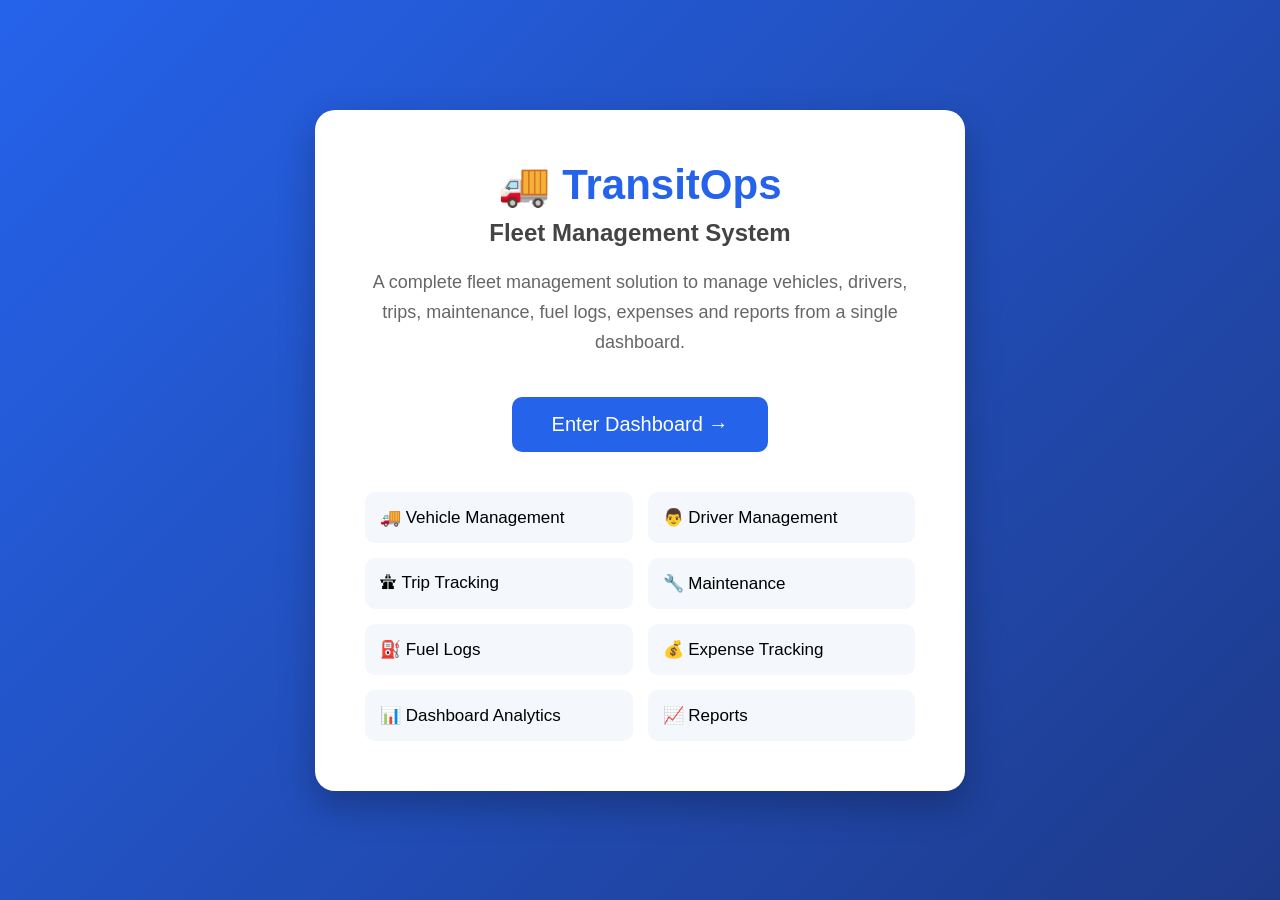
<file: frontend/index.html>
<!DOCTYPE html>
<html lang="en">

<head>

    <meta charset="UTF-8">

    <meta name="viewport" content="width=device-width, initial-scale=1.0">

    <title>TransitOps Fleet Management</title>

    <link rel="stylesheet" href="css/style.css">

    <style>

        body{
            margin:0;
            display:flex;
            justify-content:center;
            align-items:center;
            height:100vh;
            background:linear-gradient(135deg,#2563eb,#1e3a8a);
            font-family:Arial,Helvetica,sans-serif;
        }

        .container{

            width:650px;

            background:white;

            border-radius:20px;

            padding:50px;

            text-align:center;

            box-shadow:0 15px 35px rgba(0,0,0,.25);

        }

        h1{

            color:#2563eb;

            font-size:42px;

            margin-bottom:10px;

        }

        h2{

            color:#444;

            margin-bottom:20px;

        }

        p{

            color:#666;

            font-size:18px;

            line-height:30px;

            margin-bottom:40px;

        }

        .btn{

            display:inline-block;

            text-decoration:none;

            background:#2563eb;

            color:white;

            padding:16px 40px;

            font-size:20px;

            border-radius:10px;

            transition:.3s;

        }

        .btn:hover{

            background:#1d4ed8;

            transform:scale(1.05);

        }

        .features{

            margin-top:40px;

            display:grid;

            grid-template-columns:repeat(2,1fr);

            gap:15px;

            text-align:left;

        }

        .feature{

            background:#f4f7fb;

            padding:15px;

            border-radius:10px;

            font-size:17px;

        }

    </style>

</head>

<body>

<div class="container">

    <h1>🚚 TransitOps</h1>

    <h2>Fleet Management System</h2>

    <p>

        A complete fleet management solution to manage
        vehicles, drivers, trips, maintenance,
        fuel logs, expenses and reports from a
        single dashboard.

    </p>

    <a href="dashboard.html" class="btn">

        Enter Dashboard →

    </a>

    <div class="features">

        <div class="feature">🚚 Vehicle Management</div>

        <div class="feature">👨 Driver Management</div>

        <div class="feature">🛣 Trip Tracking</div>

        <div class="feature">🔧 Maintenance</div>

        <div class="feature">⛽ Fuel Logs</div>

        <div class="feature">💰 Expense Tracking</div>

        <div class="feature">📊 Dashboard Analytics</div>

        <div class="feature">📈 Reports</div>

    </div>

</div>

</body>

</html>
</file>
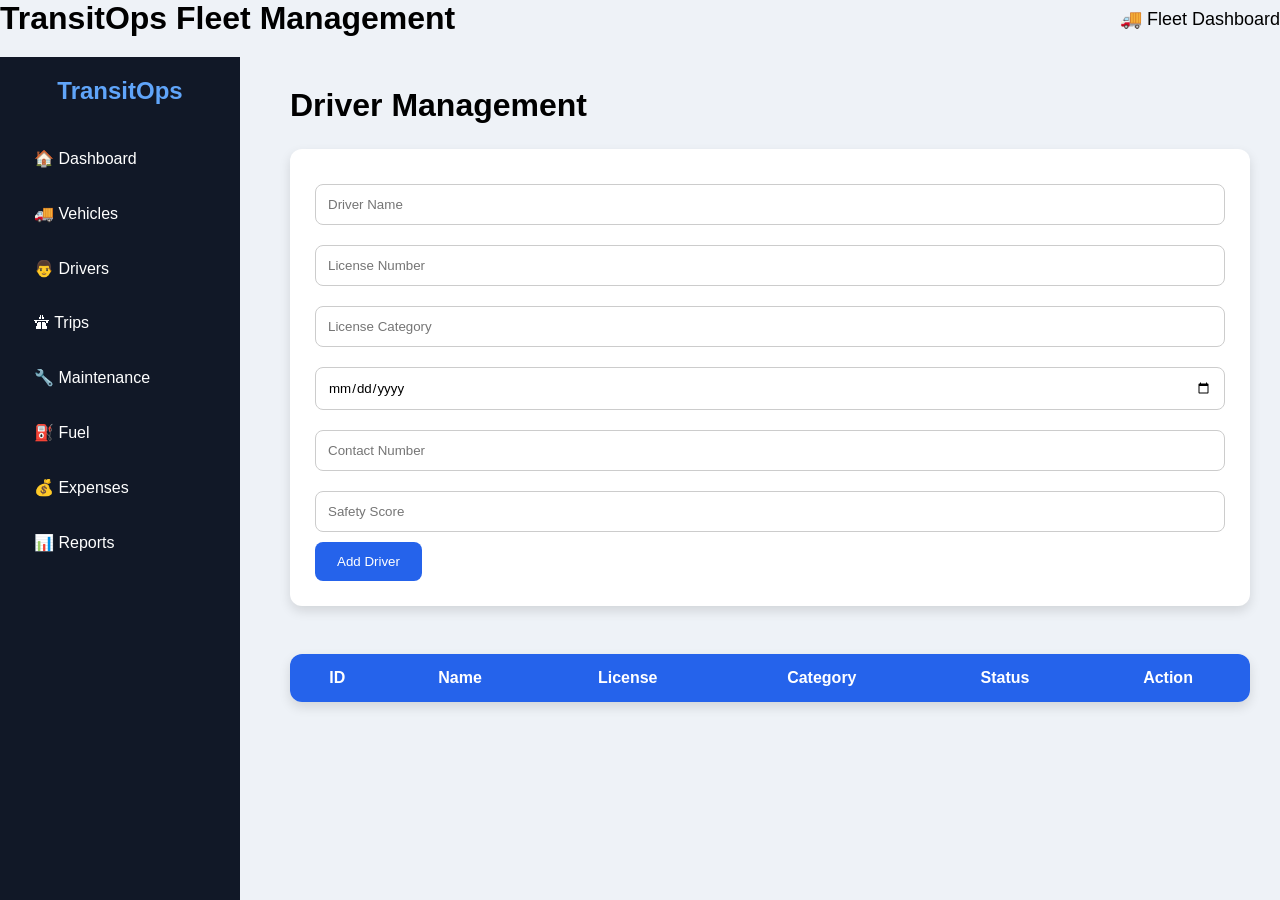
<file: frontend/drivers.html>
<!DOCTYPE html>
<html lang="en">

<head>

    <meta charset="UTF-8">

    <meta name="viewport"
          content="width=device-width, initial-scale=1.0">

    <title>Drivers</title>

    <link rel="stylesheet" href="css/style.css">

    <script src="js/api.js"></script>
    <script src="js/driver.js" defer></script>

</head>

<body>
    <div style="display:flex;justify-content:space-between;align-items:center;margin-bottom:20px;">

<h1>TransitOps Fleet Management</h1>

<span style="font-size:18px;">
🚚 Fleet Dashboard
</span>

</div>

<div class="sidebar">

    <h2>TransitOps</h2>

    <a href="dashboard.html">🏠 Dashboard</a>
    <a href="vehicles.html">🚚 Vehicles</a>
    <a href="drivers.html">👨 Drivers</a>
    <a href="trips.html">🛣 Trips</a>
    <a href="maintenance.html">🔧 Maintenance</a>
    <a href="fuel.html">⛽ Fuel</a>
    <a href="expenses.html">💰 Expenses</a>
    <a href="reports.html">📊 Reports</a>

</div>

<div class="main">

<h1>Driver Management</h1>

<form id="driverForm">

<input
type="text"
id="name"
placeholder="Driver Name"
required>

<input
type="text"
id="license_number"
placeholder="License Number"
required>

<input
type="text"
id="license_category"
placeholder="License Category"
required>

<input
type="date"
id="license_expiry_date"
required>

<input
type="text"
id="contact_number"
placeholder="Contact Number"
required>

<input
type="number"
id="safety_score"
placeholder="Safety Score"
required>

<button type="submit">

Add Driver

</button>

</form>

<br>

<table>

<thead>

<tr>

<th>ID</th>
<th>Name</th>
<th>License</th>
<th>Category</th>
<th>Status</th>
<th>Action</th>

</tr>

</thead>

<tbody id="driverTable">

</tbody>

</table>

</div>

</body>

</html>
</file>
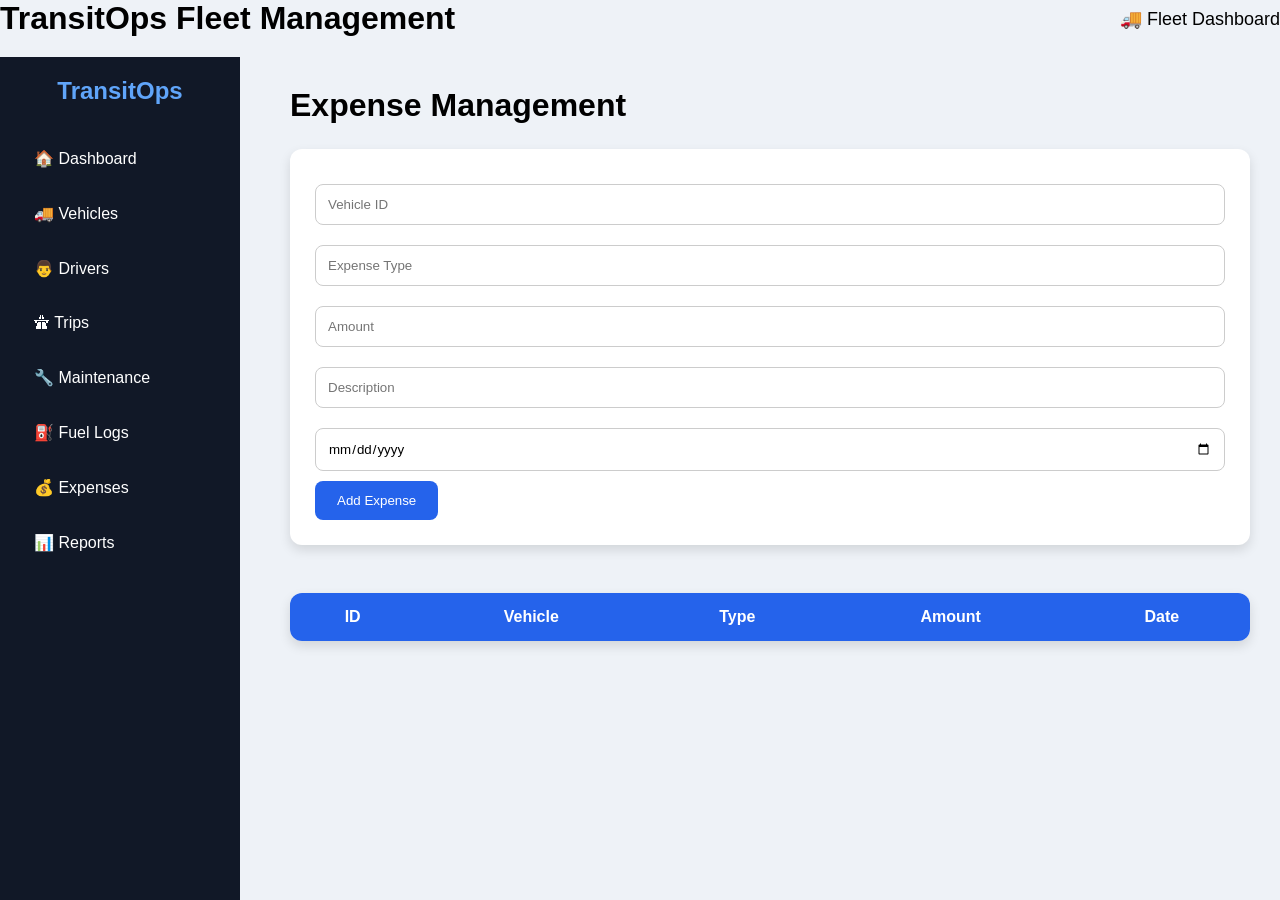
<file: frontend/expenses.html>
<!DOCTYPE html>
<html lang="en">

<head>

<meta charset="UTF-8">

<meta name="viewport" content="width=device-width, initial-scale=1.0">

<title>Expenses</title>

<link rel="stylesheet" href="css/style.css">

<script src="js/api.js"></script>
<script src="js/expense.js" defer></script>

</head>

<body>
<div style="display:flex;justify-content:space-between;align-items:center;margin-bottom:20px;">

<h1>TransitOps Fleet Management</h1>

<span style="font-size:18px;">
🚚 Fleet Dashboard
</span>

</div>
<div class="sidebar">

<h2>TransitOps</h2>

<a href="dashboard.html">🏠 Dashboard</a>
<a href="vehicles.html">🚚 Vehicles</a>
<a href="drivers.html">👨 Drivers</a>
<a href="trips.html">🛣 Trips</a>
<a href="maintenance.html">🔧 Maintenance</a>
<a href="fuel.html">⛽ Fuel Logs</a>
<a href="expenses.html">💰 Expenses</a>
<a href="reports.html">📊 Reports</a>

</div>

<div class="main">

<h1>Expense Management</h1>

<form id="expenseForm">

<input
type="number"
id="vehicle_id"
placeholder="Vehicle ID"
required>

<input
type="text"
id="expense_type"
placeholder="Expense Type"
required>

<input
type="number"
id="amount"
placeholder="Amount"
required>

<input
type="text"
id="description"
placeholder="Description">

<input
type="date"
id="expense_date"
required>

<button type="submit">

Add Expense

</button>

</form>

<br>

<table>

<thead>

<tr>

<th>ID</th>
<th>Vehicle</th>
<th>Type</th>
<th>Amount</th>
<th>Date</th>

</tr>

</thead>

<tbody id="expenseTable">

</tbody>

</table>

</div>

</body>

</html>
</file>
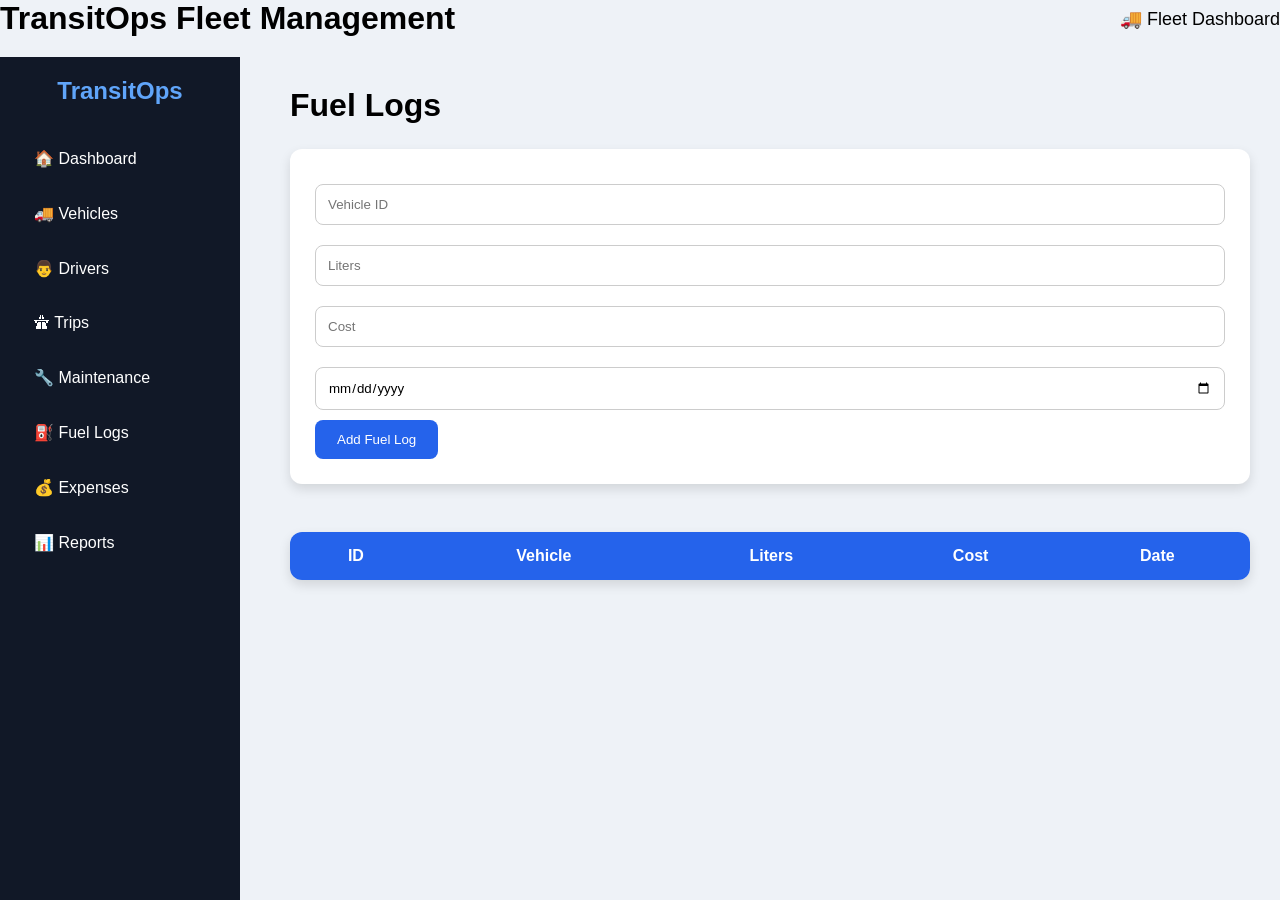
<file: frontend/fuel.html>
<!DOCTYPE html>
<html lang="en">

<head>

<meta charset="UTF-8">

<meta name="viewport" content="width=device-width, initial-scale=1.0">

<title>Fuel Logs</title>

<link rel="stylesheet" href="css/style.css">

<script src="js/api.js"></script>
<script src="js/fuel.js" defer></script>

</head>

<body>
<div style="display:flex;justify-content:space-between;align-items:center;margin-bottom:20px;">

<h1>TransitOps Fleet Management</h1>

<span style="font-size:18px;">
🚚 Fleet Dashboard
</span>

</div>
<div class="sidebar">

<h2>TransitOps</h2>

<a href="dashboard.html">🏠 Dashboard</a>
<a href="vehicles.html">🚚 Vehicles</a>
<a href="drivers.html">👨 Drivers</a>
<a href="trips.html">🛣 Trips</a>
<a href="maintenance.html">🔧 Maintenance</a>
<a href="fuel.html">⛽ Fuel Logs</a>
<a href="expenses.html">💰 Expenses</a>
<a href="reports.html">📊 Reports</a>

</div>

<div class="main">

<h1>Fuel Logs</h1>

<form id="fuelForm">

<input
type="number"
id="vehicle_id"
placeholder="Vehicle ID"
required>

<input
type="number"
id="liters"
placeholder="Liters"
required>

<input
type="number"
id="cost"
placeholder="Cost"
required>

<input
type="date"
id="fuel_date"
required>

<button type="submit">

Add Fuel Log

</button>

</form>

<br>

<table>

<thead>

<tr>

<th>ID</th>
<th>Vehicle</th>
<th>Liters</th>
<th>Cost</th>
<th>Date</th>

</tr>

</thead>

<tbody id="fuelTable">

</tbody>

</table>

</div>

</body>

</html>
</file>
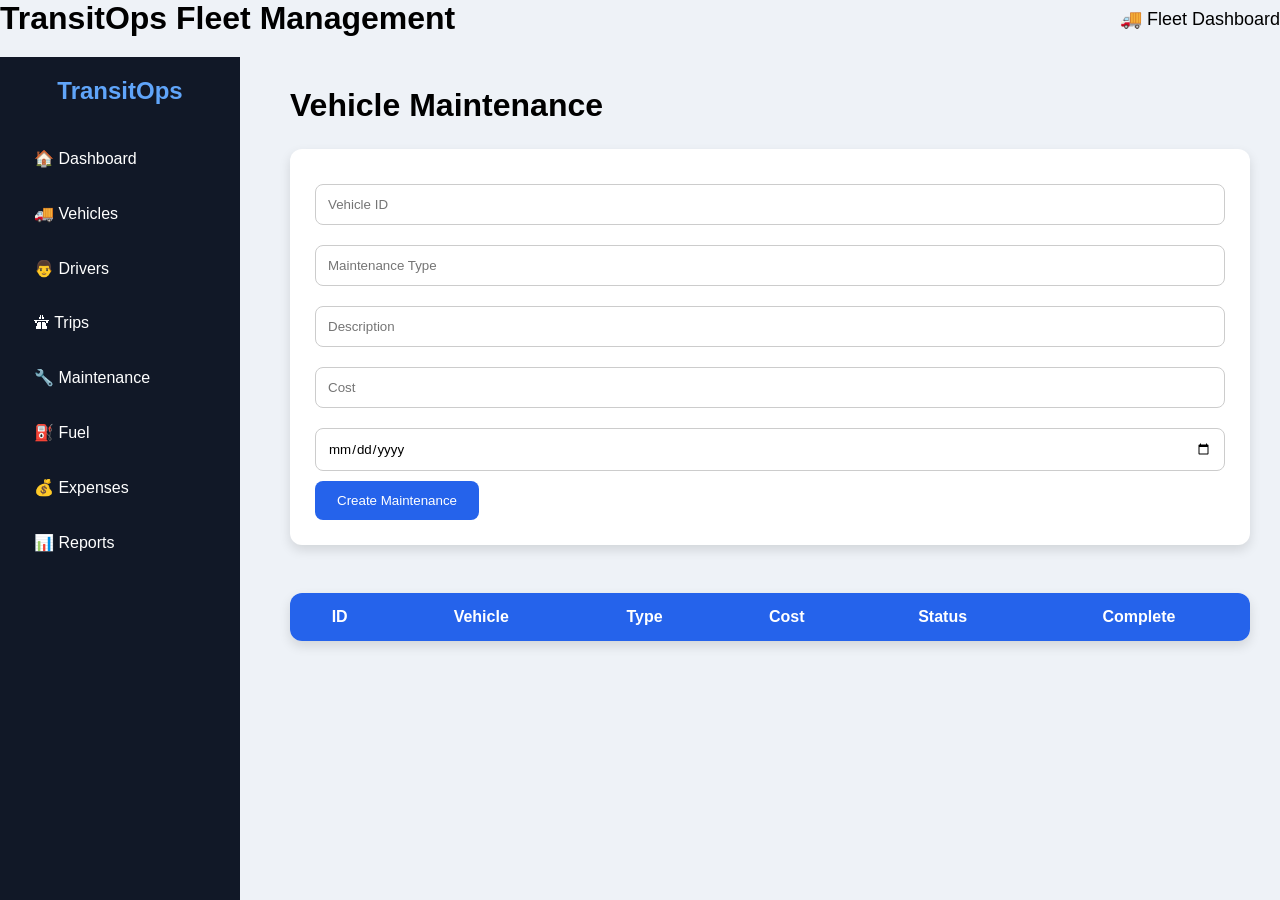
<file: frontend/maintenance.html>
<!DOCTYPE html>
<html lang="en">

<head>

    <meta charset="UTF-8">

    <meta name="viewport" content="width=device-width, initial-scale=1.0">

    <title>Maintenance</title>

    <link rel="stylesheet" href="css/style.css">

    <script src="js/api.js"></script>
    <script src="js/maintenance.js" defer></script>

</head>

<body>
<div style="display:flex;justify-content:space-between;align-items:center;margin-bottom:20px;">

<h1>TransitOps Fleet Management</h1>

<span style="font-size:18px;">
🚚 Fleet Dashboard
</span>

</div>
<div class="sidebar">

    <h2>TransitOps</h2>

    <a href="dashboard.html">🏠 Dashboard</a>
    <a href="vehicles.html">🚚 Vehicles</a>
    <a href="drivers.html">👨 Drivers</a>
    <a href="trips.html">🛣 Trips</a>
    <a href="maintenance.html">🔧 Maintenance</a>
    <a href="fuel.html">⛽ Fuel</a>
    <a href="expenses.html">💰 Expenses</a>
    <a href="reports.html">📊 Reports</a>

</div>

<div class="main">

<h1>Vehicle Maintenance</h1>

<form id="maintenanceForm">

<input
type="number"
id="vehicle_id"
placeholder="Vehicle ID"
required>

<input
type="text"
id="maintenance_type"
placeholder="Maintenance Type"
required>

<input
type="text"
id="description"
placeholder="Description">

<input
type="number"
id="cost"
placeholder="Cost"
required>

<input
type="date"
id="maintenance_date"
required>

<button type="submit">

Create Maintenance

</button>

</form>

<br>

<table>

<thead>

<tr>

<th>ID</th>
<th>Vehicle</th>
<th>Type</th>
<th>Cost</th>
<th>Status</th>
<th>Complete</th>

</tr>

</thead>

<tbody id="maintenanceTable">

</tbody>

</table>

</div>

</body>

</html>
</file>
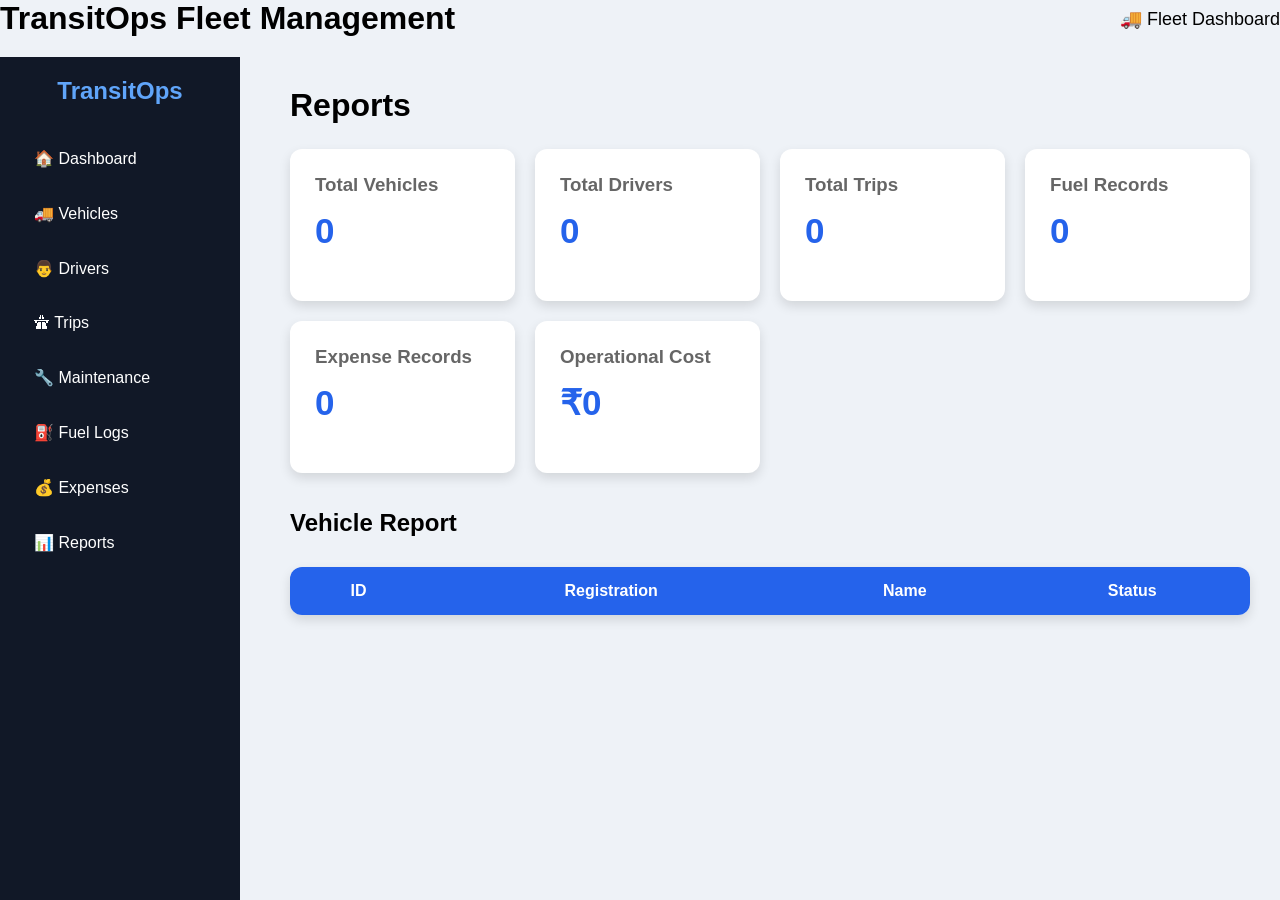
<file: frontend/reports.html>
<!DOCTYPE html>
<html lang="en">

<head>

<meta charset="UTF-8">

<meta name="viewport" content="width=device-width, initial-scale=1.0">

<title>Reports</title>

<link rel="stylesheet" href="css/style.css">

<script src="js/api.js"></script>
<script src="js/report.js" defer></script>

</head>

<body>
<div style="display:flex;justify-content:space-between;align-items:center;margin-bottom:20px;">

<h1>TransitOps Fleet Management</h1>

<span style="font-size:18px;">
🚚 Fleet Dashboard
</span>

</div>
<div class="sidebar">

<h2>TransitOps</h2>

<a href="dashboard.html">🏠 Dashboard</a>
<a href="vehicles.html">🚚 Vehicles</a>
<a href="drivers.html">👨 Drivers</a>
<a href="trips.html">🛣 Trips</a>
<a href="maintenance.html">🔧 Maintenance</a>
<a href="fuel.html">⛽ Fuel Logs</a>
<a href="expenses.html">💰 Expenses</a>
<a href="reports.html">📊 Reports</a>

</div>

<div class="main">

<h1>Reports</h1>

<div class="card-container">

<div class="card">
<h3>Total Vehicles</h3>
<h1 id="vehicleCount">0</h1>
</div>

<div class="card">
<h3>Total Drivers</h3>
<h1 id="driverCount">0</h1>
</div>

<div class="card">
<h3>Total Trips</h3>
<h1 id="tripCount">0</h1>
</div>

<div class="card">
<h3>Fuel Records</h3>
<h1 id="fuelCount">0</h1>
</div>

<div class="card">
<h3>Expense Records</h3>
<h1 id="expenseCount">0</h1>
</div>

<div class="card">
<h3>Operational Cost</h3>
<h1 id="totalCost">₹0</h1>
</div>

</div>

<br><br>

<h2>Vehicle Report</h2>

<table>

<thead>

<tr>

<th>ID</th>
<th>Registration</th>
<th>Name</th>
<th>Status</th>

</tr>

</thead>

<tbody id="vehicleReport">

</tbody>

</table>

</div>

</body>

</html>
</file>
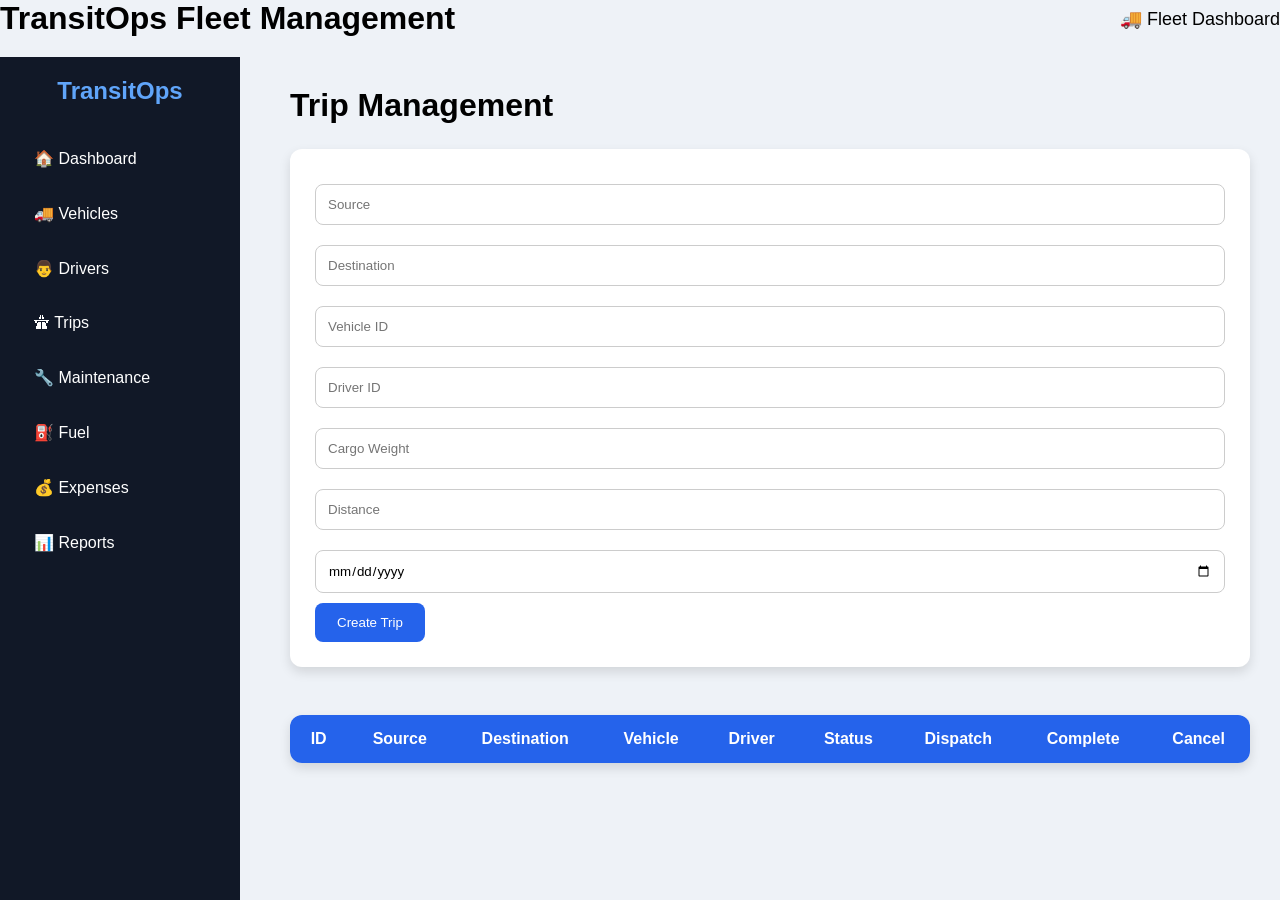
<file: frontend/trips.html>
<!DOCTYPE html>
<html lang="en">

<head>

    <meta charset="UTF-8">

    <meta name="viewport" content="width=device-width, initial-scale=1.0">

    <title>Trips</title>

    <link rel="stylesheet" href="css/style.css">

    <script src="js/api.js"></script>
    <script src="js/trip.js" defer></script>

</head>

<body>
<div style="display:flex;justify-content:space-between;align-items:center;margin-bottom:20px;">

<h1>TransitOps Fleet Management</h1>

<span style="font-size:18px;">
🚚 Fleet Dashboard
</span>

</div>
<div class="sidebar">

    <h2>TransitOps</h2>

    <a href="dashboard.html">🏠 Dashboard</a>
    <a href="vehicles.html">🚚 Vehicles</a>
    <a href="drivers.html">👨 Drivers</a>
    <a href="trips.html">🛣 Trips</a>
    <a href="maintenance.html">🔧 Maintenance</a>
    <a href="fuel.html">⛽ Fuel</a>
    <a href="expenses.html">💰 Expenses</a>
    <a href="reports.html">📊 Reports</a>

</div>

<div class="main">

<h1>Trip Management</h1>

<form id="tripForm">

<input
type="text"
id="source"
placeholder="Source"
required>

<input
type="text"
id="destination"
placeholder="Destination"
required>

<input
type="number"
id="vehicle_id"
placeholder="Vehicle ID"
required>

<input
type="number"
id="driver_id"
placeholder="Driver ID"
required>

<input
type="number"
id="cargo_weight"
placeholder="Cargo Weight"
required>

<input
type="number"
id="planned_distance"
placeholder="Distance"
required>

<input
type="date"
id="trip_date"
required>

<button type="submit">

Create Trip

</button>

</form>

<br>

<table>

<thead>

<tr>

<th>ID</th>
<th>Source</th>
<th>Destination</th>
<th>Vehicle</th>
<th>Driver</th>
<th>Status</th>
<th>Dispatch</th>
<th>Complete</th>
<th>Cancel</th>

</tr>

</thead>

<tbody id="tripTable">

</tbody>

</table>

</div>

</body>

</html>
</file>
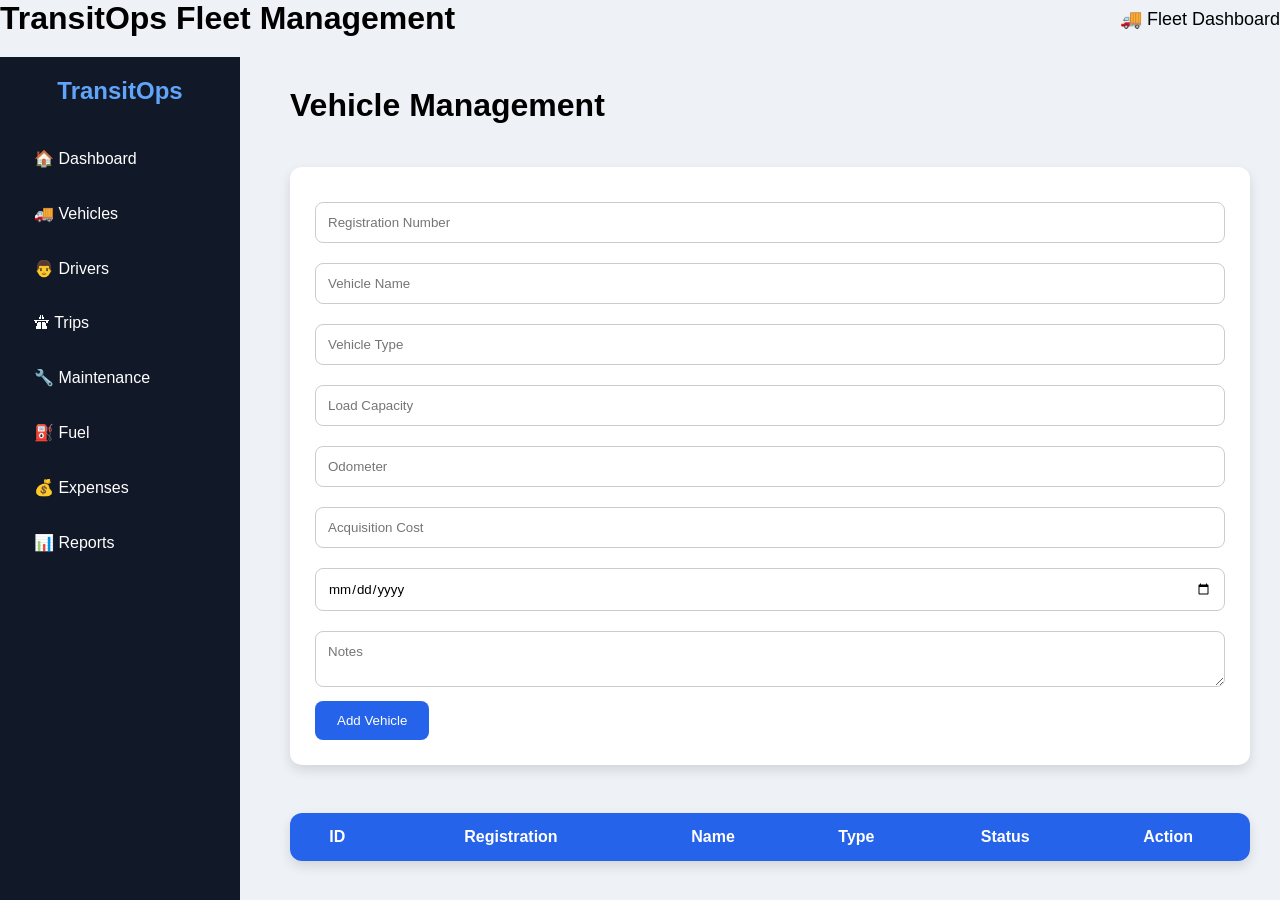
<file: frontend/vehicles.html>
<!DOCTYPE html>
<html lang="en">

<head>
    <meta charset="UTF-8">
    <meta name="viewport" content="width=device-width, initial-scale=1.0">
    <title>Vehicles</title>

    <link rel="stylesheet" href="css/style.css">

    <script src="js/api.js"></script>
    <script src="js/vehicle.js" defer></script>
</head>

<body>
<div style="display:flex;justify-content:space-between;align-items:center;margin-bottom:20px;">

<h1>TransitOps Fleet Management</h1>

<span style="font-size:18px;">
🚚 Fleet Dashboard
</span>

</div>
<div class="sidebar">

    <h2>TransitOps</h2>

    <a href="dashboard.html">🏠 Dashboard</a>
    <a href="vehicles.html">🚚 Vehicles</a>
    <a href="drivers.html">👨 Drivers</a>
    <a href="trips.html">🛣 Trips</a>
    <a href="maintenance.html">🔧 Maintenance</a>
    <a href="fuel.html">⛽ Fuel</a>
    <a href="expenses.html">💰 Expenses</a>
    <a href="reports.html">📊 Reports</a>

</div>

<div class="main">

    <h1>Vehicle Management</h1>

    <br>

    <form id="vehicleForm">

        <input
            type="text"
            id="registration_number"
            placeholder="Registration Number"
            required
        >

        <input
            type="text"
            id="vehicle_name"
            placeholder="Vehicle Name"
            required
        >

        <input
            type="text"
            id="vehicle_type"
            placeholder="Vehicle Type"
            required
        >

        <input
            type="number"
            id="max_load_capacity"
            placeholder="Load Capacity"
            required
        >

        <input
            type="number"
            id="odometer"
            placeholder="Odometer"
            required
        >

        <input
            type="number"
            id="acquisition_cost"
            placeholder="Acquisition Cost"
            required
        >

        <input
            type="date"
            id="acquisition_date"
            required
        >

        <textarea
            id="notes"
            placeholder="Notes"
        ></textarea>

        <button type="submit">
            Add Vehicle
        </button>

    </form>

    <br>

    <table>

        <thead>

            <tr>

                <th>ID</th>
                <th>Registration</th>
                <th>Name</th>
                <th>Type</th>
                <th>Status</th>
                <th>Action</th>

            </tr>

        </thead>

        <tbody id="vehicleTable">

        </tbody>

    </table>

</div>

</body>
</html>
</file>
<file: frontend/css/style.css>
*{
    margin:0;
    padding:0;
    box-sizing:border-box;
    font-family:Segoe UI,Arial,sans-serif;
}

body{
    background:#eef2f7;
}

.sidebar{
    position:fixed;
    width:240px;
    height:100vh;
    background:#111827;
    color:#fff;
    padding:20px;
}

.sidebar h2{
    text-align:center;
    margin-bottom:30px;
    color:#60a5fa;
}

.sidebar a{
    display:block;
    color:white;
    text-decoration:none;
    padding:14px;
    margin:8px 0;
    border-radius:8px;
    transition:.3s;
}

.sidebar a:hover{
    background:#2563eb;
}

.main{
    margin-left:260px;
    padding:30px;
}

.main h1{
    margin-bottom:25px;
}

.card-container{
    display:grid;
    grid-template-columns:repeat(auto-fit,minmax(220px,1fr));
    gap:20px;
}

.card{

    background:white;

    border-radius:12px;

    padding:25px;

    box-shadow:0 5px 12px rgba(0,0,0,.12);

    transition:.3s;

}

.card:hover{

    transform:translateY(-5px);

}

.card h3{

    color:#666;

    margin-bottom:15px;

}

.card h1{

    color:#2563eb;

    font-size:35px;

}

table{

    width:100%;

    margin-top:30px;

    background:white;

    border-radius:12px;

    overflow:hidden;

    border-collapse:collapse;

    box-shadow:0 5px 12px rgba(0,0,0,.12);

}

th{

    background:#2563eb;

    color:white;

    padding:15px;

}

td{

    padding:14px;

    border-bottom:1px solid #eee;

}

tr:hover{

    background:#f3f4f6;

}

form{

    background:white;

    padding:25px;

    border-radius:12px;

    box-shadow:0 5px 12px rgba(0,0,0,.12);

}

input,
select,
textarea{

    width:100%;

    padding:12px;

    margin:10px 0;

    border:1px solid #ccc;

    border-radius:8px;

}

button{

    background:#2563eb;

    color:white;

    padding:12px 22px;

    border:none;

    border-radius:8px;

    cursor:pointer;

}

button:hover{

    background:#1d4ed8;

}
</file>
